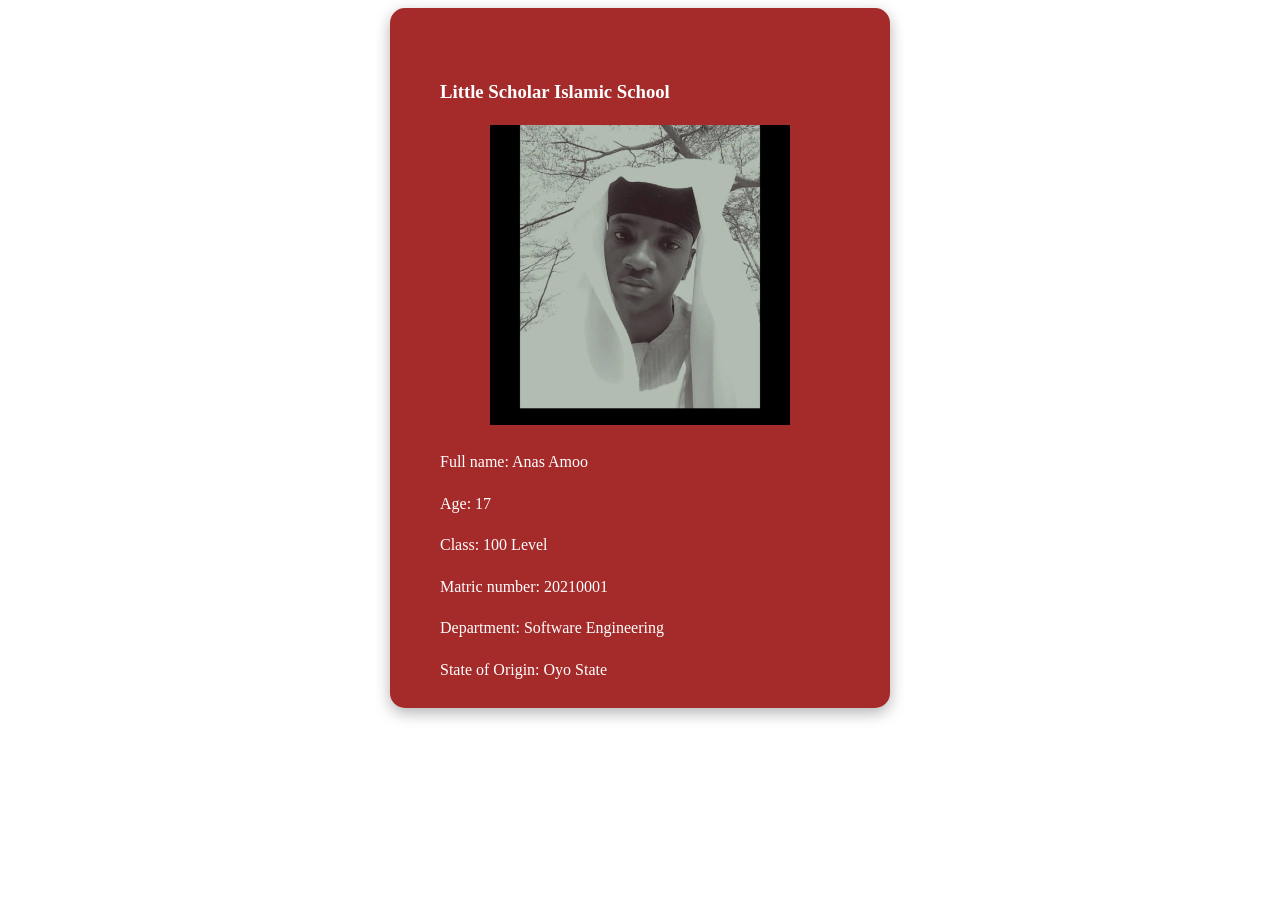
<file: 100daysofcoding/index.html>
<!DOCTYPE html>
<html lang="en">
<head>
  <meta charset="UTF-8">
  <meta name="viewport" content="width=device-width, initial-scale=1.0">
  <title>ID Card</title>
</head>
<body>

  <div style="
      padding: 50px;
      text-align: center;
      background-color: brown;
      width: 400px;
      height: 600px;
      margin: auto;
      border-radius: 15px;
      box-shadow: 0px 5px 15px rgba(0,0,0,0.3);
      line-height: 1.6;
  ">

      <h3 style="text-align: left; color: white;">
        Little Scholar Islamic School
      </h3>

      <img src="img.jpeg" alt="ID Card" width="300" height="300"><br>

      <p style="text-align: left; color: white;">Full name: Anas Amoo</p>
      <p style="text-align: left; color: white;">Age: 17</p>
      <p style="text-align: left; color: white;">Class: 100 Level</p>
      <p style="text-align: left; color: white;">Matric number: 20210001</p>
      <p style="text-align: left; color: white;">Department: Software Engineering</p>
      <p style="text-align: left; color: white;">State of Origin: Oyo State</p>

  </div>

</body>
</html>
</file>
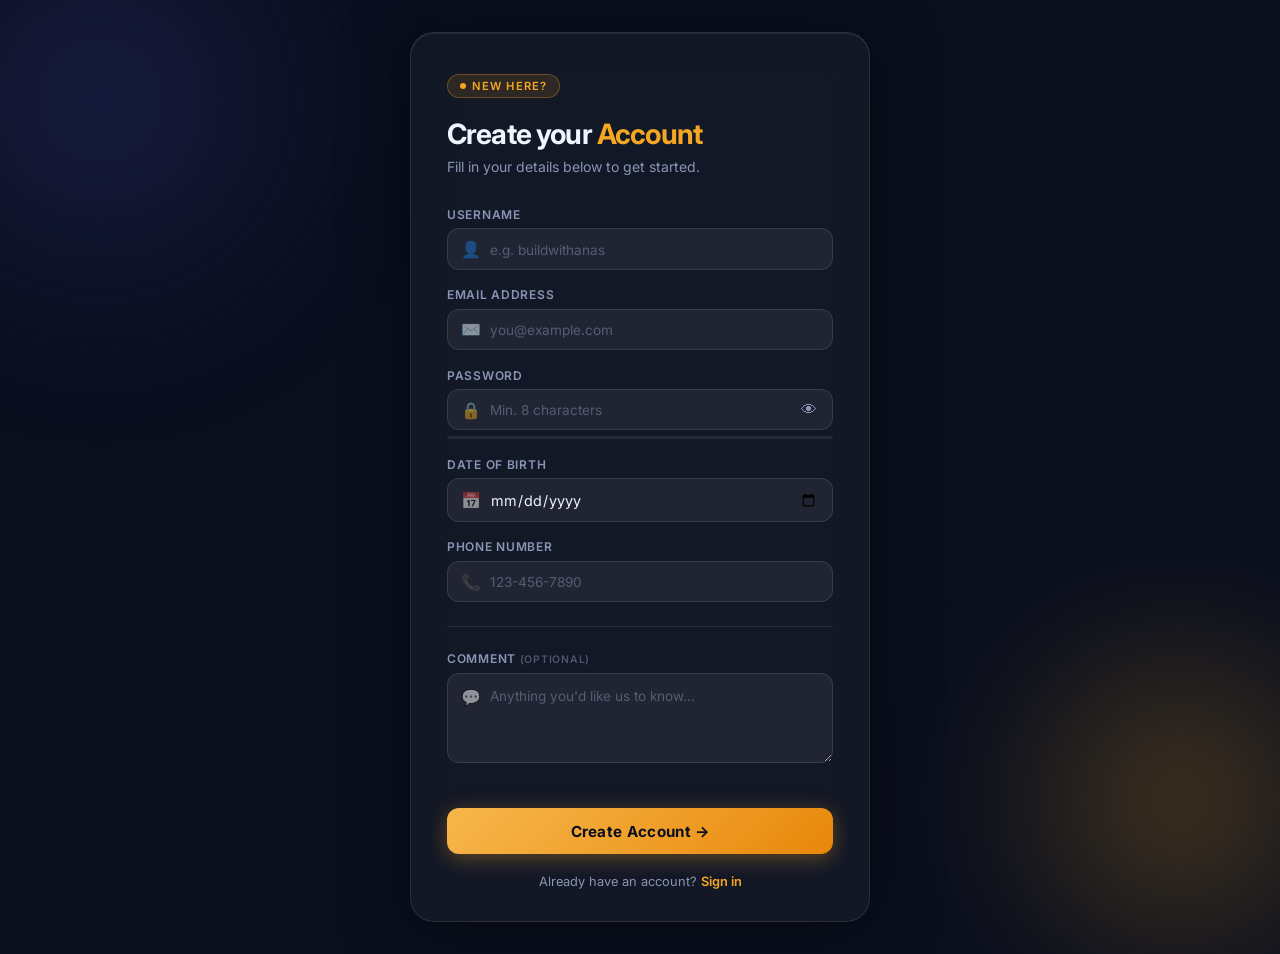
<file: Day11ofcoding/index.html>
<!DOCTYPE html>
<html lang="en">
<head>
  <meta charset="UTF-8">
  <meta name="viewport" content="width=device-width, initial-scale=1.0">
  <title>Create Account</title>
  <link href="https://fonts.googleapis.com/css2?family=Inter:wght@300;400;500;600;700&display=swap" rel="stylesheet">
  <style>
    *, *::before, *::after { box-sizing: border-box; margin: 0; padding: 0; }

    :root {
      --bg-deep:    #0a0f1e;
      --bg-mid:     #0f1635;
      --accent:     #f5a623;
      --accent-glow:#f5a62355;
      --glass-bg:   rgba(255,255,255,0.04);
      --glass-border: rgba(255,255,255,0.10);
      --text-primary: #f0f4ff;
      --text-muted:   #8896b3;
      --danger:     #ff4d6d;
      --success:    #00d68f;
      --input-bg:   rgba(255,255,255,0.06);
      --input-focus: rgba(245,166,35,0.15);
    }

    body {
      min-height: 100vh;
      background: var(--bg-deep);
      font-family: 'Inter', sans-serif;
      display: flex;
      align-items: center;
      justify-content: center;
      padding: 2rem 1rem;
      overflow-x: hidden;
    }

    /* Animated gradient orbs */
    body::before, body::after {
      content: '';
      position: fixed;
      border-radius: 50%;
      filter: blur(80px);
      opacity: 0.35;
      animation: drift 10s ease-in-out infinite alternate;
      pointer-events: none;
    }
    body::before {
      width: 500px; height: 500px;
      background: radial-gradient(circle, #3b3f9a, transparent 70%);
      top: -150px; left: -150px;
    }
    body::after {
      width: 400px; height: 400px;
      background: radial-gradient(circle, #f5a623, transparent 70%);
      bottom: -100px; right: -100px;
      animation-delay: -5s;
    }
    @keyframes drift {
      from { transform: translate(0, 0) scale(1); }
      to   { transform: translate(40px, 30px) scale(1.08); }
    }

    /* Card */
    .card {
      position: relative;
      width: 100%;
      max-width: 460px;
      background: var(--glass-bg);
      border: 1px solid var(--glass-border);
      border-radius: 24px;
      padding: 2.5rem 2.25rem 2rem;
      backdrop-filter: blur(24px);
      -webkit-backdrop-filter: blur(24px);
      box-shadow: 0 8px 64px rgba(0,0,0,0.5), 0 1px 0 rgba(255,255,255,0.08) inset;
    }

    /* Top badge */
    .badge {
      display: inline-flex;
      align-items: center;
      gap: 6px;
      background: rgba(245,166,35,0.12);
      border: 1px solid rgba(245,166,35,0.3);
      color: var(--accent);
      font-size: 0.7rem;
      font-weight: 600;
      letter-spacing: 0.1em;
      text-transform: uppercase;
      padding: 4px 12px;
      border-radius: 100px;
      margin-bottom: 1.25rem;
    }
    .badge::before {
      content: '';
      width: 6px; height: 6px;
      background: var(--accent);
      border-radius: 50%;
      animation: pulse 1.8s ease-in-out infinite;
    }
    @keyframes pulse {
      0%, 100% { opacity: 1; transform: scale(1); }
      50%       { opacity: 0.4; transform: scale(0.7); }
    }

    h2 {
      font-size: 1.75rem;
      font-weight: 700;
      color: var(--text-primary);
      letter-spacing: -0.03em;
      line-height: 1.2;
      margin-bottom: 0.4rem;
    }
    h2 span { color: var(--accent); }

    .subtitle {
      color: var(--text-muted);
      font-size: 0.875rem;
      margin-bottom: 2rem;
    }

    /* Divider */
    .divider {
      height: 1px;
      background: var(--glass-border);
      margin: 1.5rem 0;
    }

    /* Field groups */
    .field {
      margin-bottom: 1.1rem;
    }

    label {
      display: block;
      font-size: 0.75rem;
      font-weight: 600;
      color: var(--text-muted);
      letter-spacing: 0.06em;
      text-transform: uppercase;
      margin-bottom: 0.4rem;
    }

    .input-wrap {
      position: relative;
    }

    .input-icon {
      position: absolute;
      left: 14px;
      top: 50%;
      transform: translateY(-50%);
      font-size: 1rem;
      pointer-events: none;
      opacity: 0.5;
      transition: opacity 0.2s;
    }
    textarea ~ .input-icon { top: 14px; transform: none; }

    input, textarea {
      width: 100%;
      background: var(--input-bg);
      border: 1px solid var(--glass-border);
      border-radius: 12px;
      color: var(--text-primary);
      font-family: 'Inter', sans-serif;
      font-size: 0.9rem;
      padding: 0.7rem 0.9rem 0.7rem 2.6rem;
      outline: none;
      transition: border-color 0.25s, background 0.25s, box-shadow 0.25s;
      caret-color: var(--accent);
    }
    textarea {
      resize: vertical;
      min-height: 90px;
      padding-top: 0.75rem;
      line-height: 1.5;
    }
    input::placeholder, textarea::placeholder {
      color: rgba(136,150,179,0.5);
      font-size: 0.85rem;
    }
    input:focus, textarea:focus {
      border-color: var(--accent);
      background: var(--input-focus);
      box-shadow: 0 0 0 3px var(--accent-glow);
    }
    input:focus ~ .input-icon, textarea:focus ~ .input-icon { opacity: 1; }

    /* Validation states */
    .field.valid input, .field.valid textarea   { border-color: var(--success); }
    .field.invalid input, .field.invalid textarea { border-color: var(--danger); }
    .field-hint {
      font-size: 0.7rem;
      margin-top: 4px;
      padding-left: 4px;
      display: none;
      color: var(--danger);
    }
    .field.invalid .field-hint { display: block; }
    .field.valid .field-hint   { display: none; }

    /* Password toggle */
    .pwd-toggle {
      position: absolute;
      right: 12px;
      top: 50%;
      transform: translateY(-50%);
      background: none;
      border: none;
      color: var(--text-muted);
      cursor: pointer;
      font-size: 1rem;
      padding: 2px 4px;
      transition: color 0.2s;
    }
    .pwd-toggle:hover { color: var(--accent); }

    /* Strength meter */
    .strength-bar {
      height: 3px;
      border-radius: 10px;
      background: rgba(255,255,255,0.08);
      margin-top: 6px;
      overflow: hidden;
    }
    .strength-fill {
      height: 100%;
      width: 0%;
      border-radius: 10px;
      transition: width 0.4s ease, background 0.4s ease;
    }

    /* Submit button */
    .btn {
      width: 100%;
      margin-top: 1.5rem;
      padding: 0.85rem;
      border: none;
      border-radius: 12px;
      background: linear-gradient(135deg, #f5a623 0%, #e8870a 100%);
      color: #0a0f1e;
      font-family: 'Inter', sans-serif;
      font-size: 0.95rem;
      font-weight: 700;
      letter-spacing: 0.02em;
      cursor: pointer;
      position: relative;
      overflow: hidden;
      transition: transform 0.15s, box-shadow 0.2s;
      box-shadow: 0 4px 20px rgba(245,166,35,0.35);
    }
    .btn:hover { transform: translateY(-2px); box-shadow: 0 8px 28px rgba(245,166,35,0.5); }
    .btn:active { transform: translateY(0); }
    .btn::after {
      content: '';
      position: absolute;
      inset: 0;
      background: linear-gradient(135deg, rgba(255,255,255,0.18), transparent);
    }
    .btn-text { position: relative; z-index: 1; }

    /* Footer */
    .form-footer {
      text-align: center;
      margin-top: 1.25rem;
      color: var(--text-muted);
      font-size: 0.8rem;
    }
    .form-footer a {
      color: var(--accent);
      text-decoration: none;
      font-weight: 600;
    }
    .form-footer a:hover { text-decoration: underline; }

    /* Success overlay */
    .success-overlay {
      display: none;
      position: absolute;
      inset: 0;
      border-radius: 24px;
      background: rgba(10,15,30,0.92);
      flex-direction: column;
      align-items: center;
      justify-content: center;
      gap: 1rem;
      z-index: 10;
    }
    .success-overlay.show { display: flex; }
    .check-circle {
      width: 72px; height: 72px;
      border-radius: 50%;
      background: rgba(0,214,143,0.12);
      border: 2px solid var(--success);
      display: flex; align-items: center; justify-content: center;
      font-size: 2rem;
      animation: pop 0.4s cubic-bezier(0.175, 0.885, 0.32, 1.275);
    }
    @keyframes pop {
      from { transform: scale(0); opacity: 0; }
      to   { transform: scale(1); opacity: 1; }
    }
    .success-overlay p { color: var(--text-primary); font-weight: 600; font-size: 1.1rem; }
    .success-overlay small { color: var(--text-muted); font-size: 0.8rem; }

    @media (max-width: 480px) {
      .card { padding: 2rem 1.25rem 1.5rem; border-radius: 20px; }
      h2 { font-size: 1.5rem; }
    }
  </style>
</head>
<body>

<div class="card" id="container">

  <div class="success-overlay" id="successOverlay">
    <div class="check-circle">✓</div>
    <p>Account Created!</p>
    <small>Welcome aboard 🎉</small>
  </div>

  <div class="badge">New here?</div>
  <h2>Create your <span>Account</span></h2>
  <p class="subtitle">Fill in your details below to get started.</p>

  <form action="index.php" method="POST" enctype="multipart/form-data" id="signupForm" novalidate>

    <!-- Username -->
    <div class="field" id="f-username">
      <label for="username">Username</label>
      <div class="input-wrap">
        <input type="text" id="username" name="username"
               placeholder="e.g. buildwithanas"
               minlength="3" maxlength="30" required>
        <span class="input-icon">👤</span>
      </div>
      <div class="field-hint">At least 3 characters required.</div>
    </div>

    <!-- Email -->
    <div class="field" id="f-email">
      <label for="email">Email Address</label>
      <div class="input-wrap">
        <input type="email" id="email" name="email"
               placeholder="you@example.com" required>
        <span class="input-icon">✉️</span>
      </div>
      <div class="field-hint">Enter a valid email address.</div>
    </div>

    <!-- Password -->
    <div class="field" id="f-password">
      <label for="password">Password</label>
      <div class="input-wrap">
        <input type="password" id="password" name="password"
               placeholder="Min. 8 characters"
               minlength="8" maxlength="30" required>
        <span class="input-icon">🔒</span>
        <button type="button" class="pwd-toggle" id="pwdToggle" aria-label="Show password">👁</button>
      </div>
      <div class="strength-bar"><div class="strength-fill" id="strengthFill"></div></div>
      <div class="field-hint">At least 8 characters required.</div>
    </div>

    <!-- Date of Birth -->
    <div class="field" id="f-bday">
      <label for="bday">Date of Birth</label>
      <div class="input-wrap">
        <input type="date" id="bday" name="bday" required>
        <span class="input-icon">📅</span>
      </div>
      <div class="field-hint">Please enter your date of birth.</div>
    </div>

    <!-- Phone -->
    <div class="field" id="f-phone">
      <label for="phone">Phone Number</label>
      <div class="input-wrap">
        <input type="tel" id="phone" name="phone"
               placeholder="123-456-7890"
               pattern="[0-9]{3}-[0-9]{3}-[0-9]{4}" required>
        <span class="input-icon">📞</span>
      </div>
      <div class="field-hint">Format: 123-456-7890</div>
    </div>

    <div class="divider"></div>

    <!-- Comment -->
    <div class="field" id="f-comment">
      <label for="comment">Comment <span style="font-size:0.65rem;opacity:0.5;">(optional)</span></label>
      <div class="input-wrap">
        <textarea id="comment" name="comment"
                  placeholder="Anything you'd like us to know…"
                  cols="40" rows="3"></textarea>
        <span class="input-icon">💬</span>
      </div>
    </div>

    <button type="submit" class="btn">
      <span class="btn-text">Create Account →</span>
    </button>

    <p class="form-footer">Already have an account? <a href="#">Sign in</a></p>

  </form>
</div>

<script>
  // ── Phone auto-format ──────────────────────────────────────────────
  const phoneInput = document.getElementById('phone');
  phoneInput.addEventListener('input', () => {
    let v = phoneInput.value.replace(/\D/g, '').slice(0, 10);
    if (v.length >= 7)      v = v.slice(0,3) + '-' + v.slice(3,6) + '-' + v.slice(6);
    else if (v.length >= 4) v = v.slice(0,3) + '-' + v.slice(3);
    phoneInput.value = v;
  });

  // ── Password toggle ────────────────────────────────────────────────
  const pwdInput  = document.getElementById('password');
  const pwdToggle = document.getElementById('pwdToggle');
  pwdToggle.addEventListener('click', () => {
    const show = pwdInput.type === 'password';
    pwdInput.type = show ? 'text' : 'password';
    pwdToggle.textContent = show ? '🙈' : '👁';
  });

  // ── Password strength ──────────────────────────────────────────────
  const strengthFill = document.getElementById('strengthFill');
  const strengthColors = ['#ff4d6d','#ff7b39','#f5a623','#00d68f'];
  pwdInput.addEventListener('input', () => {
    const v = pwdInput.value;
    let score = 0;
    if (v.length >= 8)           score++;
    if (/[A-Z]/.test(v))         score++;
    if (/[0-9]/.test(v))         score++;
    if (/[^A-Za-z0-9]/.test(v))  score++;
    strengthFill.style.width  = (score * 25) + '%';
    strengthFill.style.background = strengthColors[score - 1] || 'transparent';
  });

  // ── Live validation ────────────────────────────────────────────────
  function validate(input) {
    const field = input.closest('.field');
    if (!field) return;
    if (input.value === '' && !input.required) return; // optional
    const ok = input.checkValidity() && input.value.trim() !== '';
    field.classList.toggle('valid',   ok);
    field.classList.toggle('invalid', !ok);
  }

  document.querySelectorAll('input, textarea').forEach(el => {
    el.addEventListener('blur',  () => validate(el));
    el.addEventListener('input', () => { if (el.closest('.field').classList.contains('invalid')) validate(el); });
  });

  // ── Form submit ────────────────────────────────────────────────────
  document.getElementById('signupForm').addEventListener('submit', function(e) {
    e.preventDefault();
    let valid = true;

    this.querySelectorAll('input[required]').forEach(el => {
      validate(el);
      if (!el.checkValidity() || el.value.trim() === '') valid = false;
    });

    if (valid) {
      document.getElementById('successOverlay').classList.add('show');
    }
  });
</script>
</body>
</html>
</file>
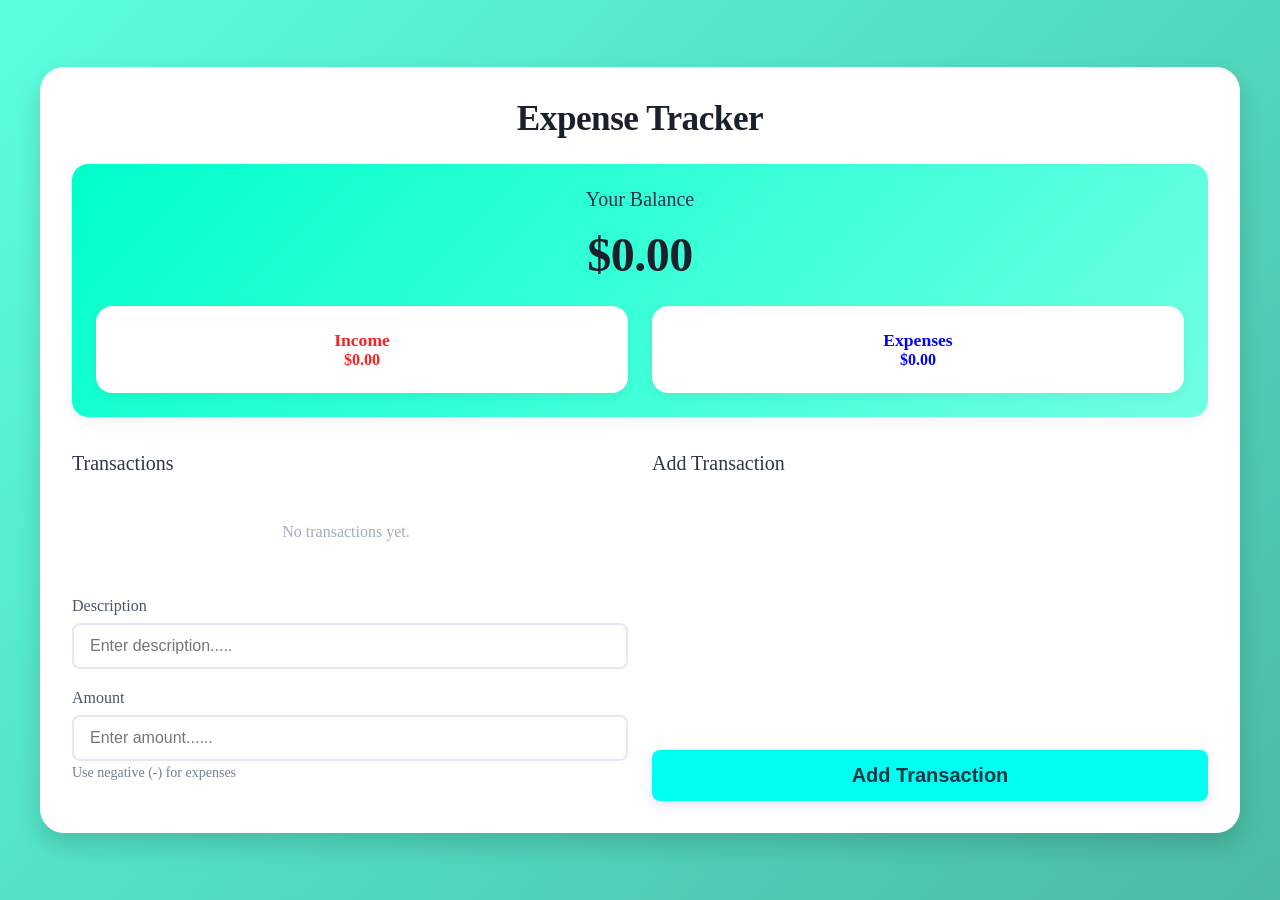
<file: expense tracker/index.html>
<!DOCTYPE html>
<html lang="en">
<head>
  <meta charset="UTF-8">
  <meta name="viewport" content="width=device-width, initial-scale=1.0">
  <title>Expense Tracker</title>
  <link rel="stylesheet" href="style.css" />
</head>
<body>
  <div class="container">
    <h1>Expense Tracker</h1>

    <div class="balance-container">
      <h2>Your Balance</h2>
      <h1 id="balance">$0.00</h1>

      <div class="summary">
        <div class="income">
          <h3>Income</h3>
          <p id="income-amount">$0.00</p>
        </div>
        <div class="expenses">
          <h3>Expenses</h3>
          <p id="expense-amount">$0.00</p>
        </div>
      </div>
    </div>

    <div class="main-content">
      <div class="transaction-container">
        <h2>Transactions</h2>
        <ul id="transaction-list">
        <!--Transactions-->
        </ul>

      </div>
      <div class="form-container">
        <h2>Add Transaction</h2>
        <form id="transaction-form">
          <div class="form-group">
            <label for="description">Description</label>
            <input type="text" id="description" placeholder="Enter description....." required>
            </div>

            <div class="form-group">
            <label for="amount">Amount</label>
            <input type="number" id="amount" placeholder="Enter amount......" required>
            <small>Use negative (-) for expenses</small>
            </div>
          </div>

          <button type="submit">Add Transaction</button>
        </form>
      </div>
    </div>
  </div>
  
   <script src="index.js"></script>

</body>
</html>
</file>
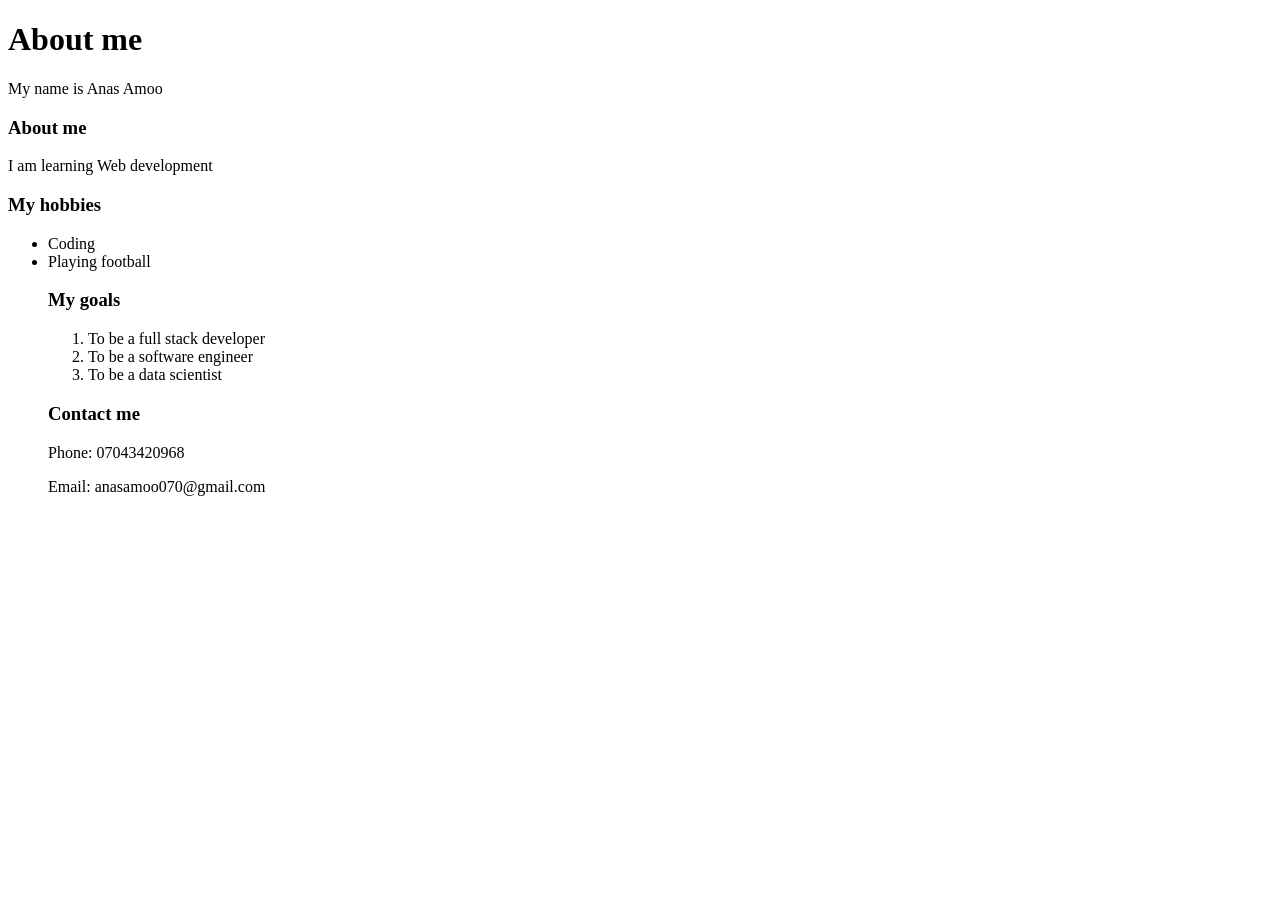
<file: project/index.html>
<!DOCTYPE html>
<html lang="en">
<head>
  <meta charset="UTF-8">
  <meta name="viewport" content="width=device-width, initial-scale=1.0">
  <title>About me</title>
</head>
<body>
  <h1>About me</h1>

<p>My name is Anas Amoo</p>

<h3>About me</h3>
<P>I am learning Web development</P>

<h3>My hobbies</h3>
<ul>
  <li>Coding</li>
  <li>Playing football</li
</ul>

<h3>My goals</h3>
<ol>
  <li>To be a full stack developer</li>
  <li>To be a software engineer</li>
  <li>To be a data scientist</li>
</ol>

<h3>Contact me</h3>

<p>Phone: 07043420968</p>
<p>Email: anasamoo070@gmail.com</p>

</body>
</html>
</file>
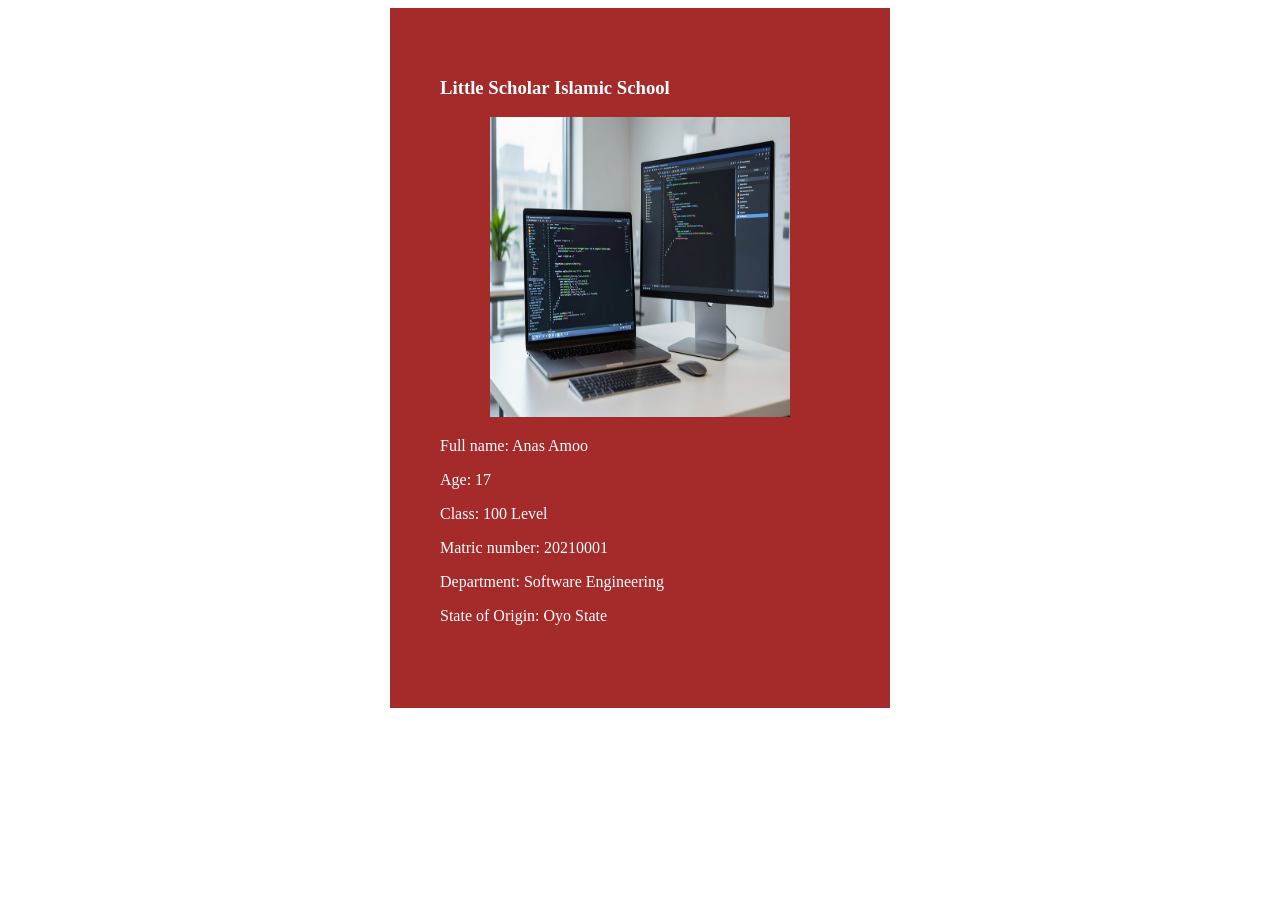
<file: project/id.html>
<!DOCTYPE html>
<html lang="en">
<head>
  <meta charset="UTF-8">
  <meta name="viewport" content="width=device-width, initial-scale=1.0">
  <title>ID Card</title>
</head>
<body>
  <div class="id" style="padding: 50px;  text-align: center; background-color: brown; width: 400px; height: 600px; margin: auto;">
      <h3 style="text-align: left; color: white;">Little Scholar Islamic School</h3>
      <img src="img.jpg" alt="ID Card" width="300px" height="300px"><br>
      <p style="text-align: left; color: white;">Full name: Anas Amoo</p>
      <p style="text-align: left; color: white;">Age: 17</p>
      <p style="text-align: left; color: white;">Class: 100 Level</p>
      <p style="text-align: left; color: white;">Matric number: 20210001</p>
      <p style="text-align: left; color: white;">Department: Software Engineering</p>
      <p style="text-align: left; color: white;">State of Origin: Oyo State</p>
  </div>
</body>
</html>
</file>
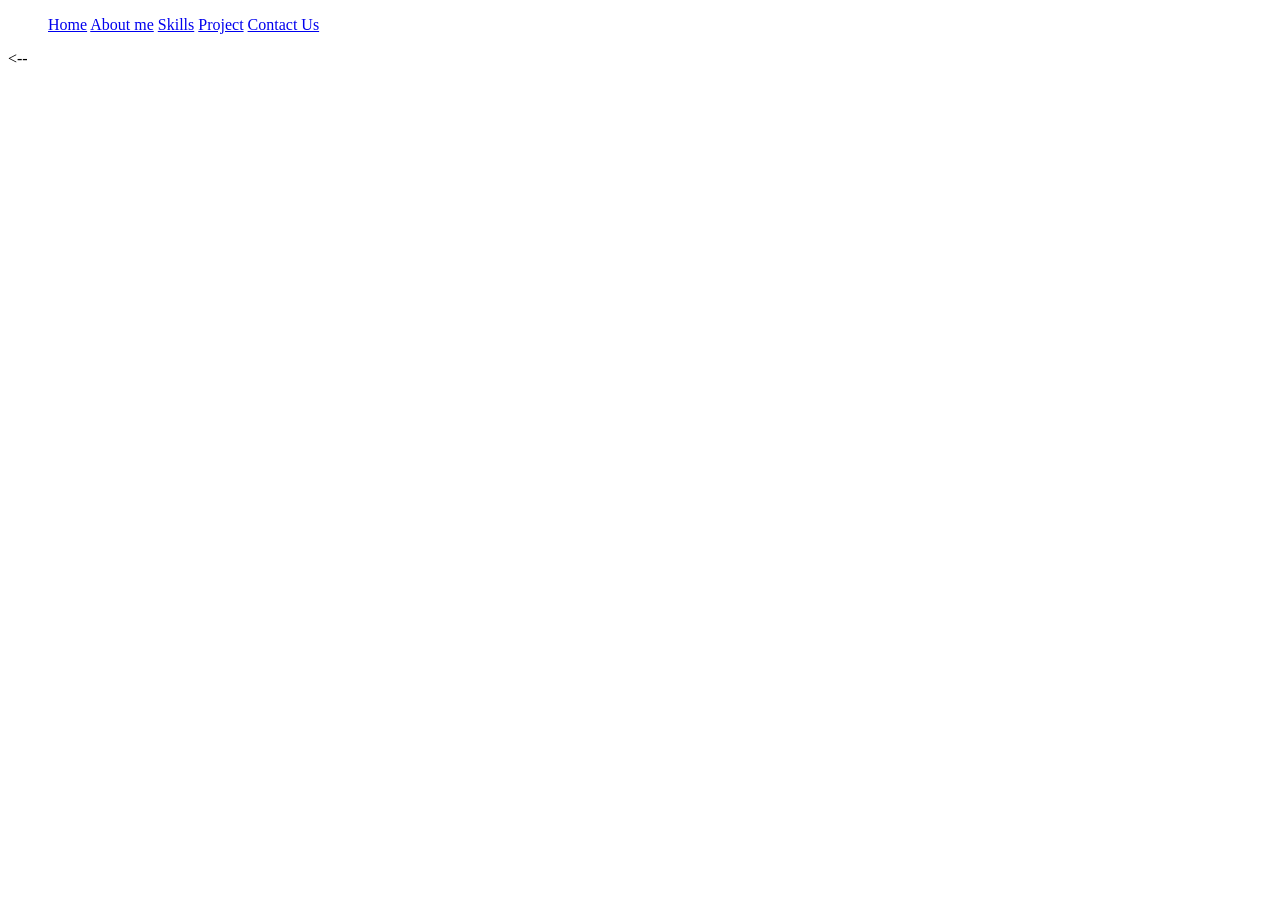
<file: project/try.html>
<!DOCTYPE html>
<html lang="en">
<head>
  <meta charset="UTF-8">
  <meta name="viewport" content="width=device-width, initial-scale=1.0">
  <title>Profile</title>
</head>                                                       
<body>
  <!--Nav bar-->
  <div class="profile">
    <ul>
      <a href="#Home" target="_blank">Home</a>
      <a href="#About me" target="_blank">About me</a>
      <a href="#Skills" target="_blank">Skills</a>
      <a href="#Project" target="_blank">Project</a>
      <a href="#Contact Us" target="_blank">Contact Us</a>
    </ul>
  </div>
  
  <--

</body>
</html>
</file>
<file: expense tracker/style.css>
*{
  margin: 0;
  padding: 0;
  box-sizing: border-box;
}

body {
  background: linear-gradient(135deg, #00ffcca4, #12a588c2);
  min-height: 100vh;
  font-family: "poppins"; sans-serif;
  display: flex;
  align-items: center;
  justify-content: center;
  padding: 20px;
  color-scheme: black;
}

.container {
  width: 100%;
  max-width: 1200px;
  background-color: white;
  padding: 2rem;
  border-radius: 24px;
  box-shadow: 0 12px 24px rgba(0, 0, 0, 0.15);
}

h1 {
  text-align: center;
  color: #1a202c;
  margin-bottom: 25px;
  font-size: 2.2rem;
  font-weight: 600;
  letter-spacing: -0.5px;
}

h2 {
  color: #2d3748;
  margin-bottom: 1rem;
  font-size: 1.25rem;
  font-weight: 500;
}

.balance-container {
  text-align: center;
  margin-bottom: 35px;
  padding: 24px;
  background: linear-gradient(135deg, #00ffcc, #00ffcc8e);
  border-radius: 1rem;
  box-shadow: 0 4px 12px rgba(0, 0, 0, 0.05);
}

.balance-container h1 {
  font-size: 3rem;
  margin: 15px 0;
}

.summary {
  display: grid;
  grid-template-columns: 1fr 1fr;
  gap: 24px;
  margin-top: 24px;
}

.main-content {
  display: grid;
  grid-template-columns: 1fr 1fr;
  gap: 24px;
}

.income,.expenses {
  background-color: white;
  padding: 24px;
  border-radius: 1rem;
  box-shadow: 0 4px 12px rgba(0, 0, 0, 0.05);
  transition: 0.2s ease;
}

.income:hover,
.expense:hover{
  transform: translateY(-2px)
}

.income h3{
  color:rgba(255, 0, 0, 0.87);
  font-size: 1.1rem;
  font-weight: 900;
}

.expenses h3{
  color:rgba(4, 0, 255, 0.993);
  font-size: 1.1rem;
  font-weight: 900;
}

.income p,
.expenses p {
  margin-top: 8px
  font-size: 1.75rem;
  font-weight: 600;

}

.income p{
  color:rgba(255, 0, 0, 0.87);
}

.expenses p{
  color:rgba(4, 0, 255, 0.993);
}

.transaction-container {
  height: 100%;
  display: flex;
  flex-direction: column;
}

#transaction-list {
  list-style: none;
  max-height: 500px;
  overflow-y: auto;
  padding-right: 8px;
  flex-grow: 1;
}

#transaction-list::-webkit-scrollbar{
  width: 8px;
}

#transaction-list::-webkit-scrollbar-track{
  background-color: #f1f1f1;
  border-radius: 4px;
}
#transaction-list::-webkit-scrollbar-thumb{
  background-color: #cbd5e0;
  border-radius: 4px;
}
#transaction-list::-webkit-scrollbar-thumb:hover{
  background-color: #a0aec0;
}

.transaction{
  display: flex;
  justify-content: space-between;
  align-items: center;
  padding: 1rem 1.2rem;
  margin-bottom: 12px;
  border-radius: 12px;
  background-color: #fff;
  box-shadow: 0 2px 8px rgba(0, 0, 0, 0.05);
  transition: all 0.2s ease;
  border-right: 5px solid;
  animation: slideIn 0.3s ease;
}

@keyframes slideIn {
  from {
    opacity: 0;
    transform: translateX(-20px);
  }


  to {
    opacity: 1;
    transform: translateX(0px);
  }
}

.transaction:hover {
  transform: translateX(4px);
  box-shadow: 0 4px 12px rgba(0, 0, 0, 0.1);
}

.transaction.income {
  border-right-color: #059669;
}

.transaction.expenses {
  border-right-color: darkred;

}

.transaction.delete-btn {
  background: none;
  border: none;
  color: red;
  cursor: pointer;
  font-size: 1.4rem;
  opacity: 0;
  transition: all 0.2s ease;
  padding: 4px 8px;
  border-radius: 4px;
  margin-left: 12px;
}

.transaction:hover .delete-btn {
  opacity: 1;
}

.transaction .delete-btn {
  background-color: #fee2e2;
  transform: scale(1.1);
}

.form-container {
  background: linear-gradient(135deg, #f6f8fb, #f1f4f8);
  padding: 24px;
  border-radius: 16px;
  box-shadow: 0 4px 12px rgba(0, 0, 0, 0.15);
  height: 100%;
  display: contents;
  flex-direction: column;
}

.form-container form {
  height: 100%;
  display: flex;
  flex-direction: column;
}

.form-group {
  margin-bottom: 20px;
}

label {
  display: block;
  margin-bottom: 8px;
  color: #4a5568;
  font-weight: 500;
}

input {
  width: 100%;
  padding: 12px 16px;
  border: 2px solid #e2e8f8;
  border-radius: 8px;
  font-size: 1rem;
  transition: all 0.2s ease;
  background-color: white;
}

input:focus {
  outline: none;
  border-color: #667eea;
  box-shadow: 0 0 0 3px rgba(102, 126, 234, 0.1);
}

input:hover {
  border-color: #cbd5e0;
}

small {
  color: #718096;
  font-size: 0.875rem;
  margin-top: 4px;
  display: block;
}

button[type="submit"] {
  width: 100%;
  padding: 14px;
  background: linear-gradient(135deg, #2e8b57 0%,);
  color: rgb(1, 58, 68);
  border: none;
  border-radius: 8px;
  cursor: pointer;
  font-size: 1.25rem;
  font-weight: 800;
  transition: all 0.2s ease;
  box-shadow: 0 4px 12px rgba(102, 126, 234, 0.2);
  margin-top: auto;
  background-color: rgb(0, 255, 242);
}

button[type="submit"]:hover {
  transform: translateY(-2px);
  box-shadow: 0 6px 16px rgba(102, 126, 234, 0.3);
}

button[type="submit"]:active {
  transform: translateY(0);
}


@media (max-width: 900px) {
  .main-content {
    grid-template-columns: 1fr;
}

#transaction-list {
    max-height: 300px;
  }
}
</file>
